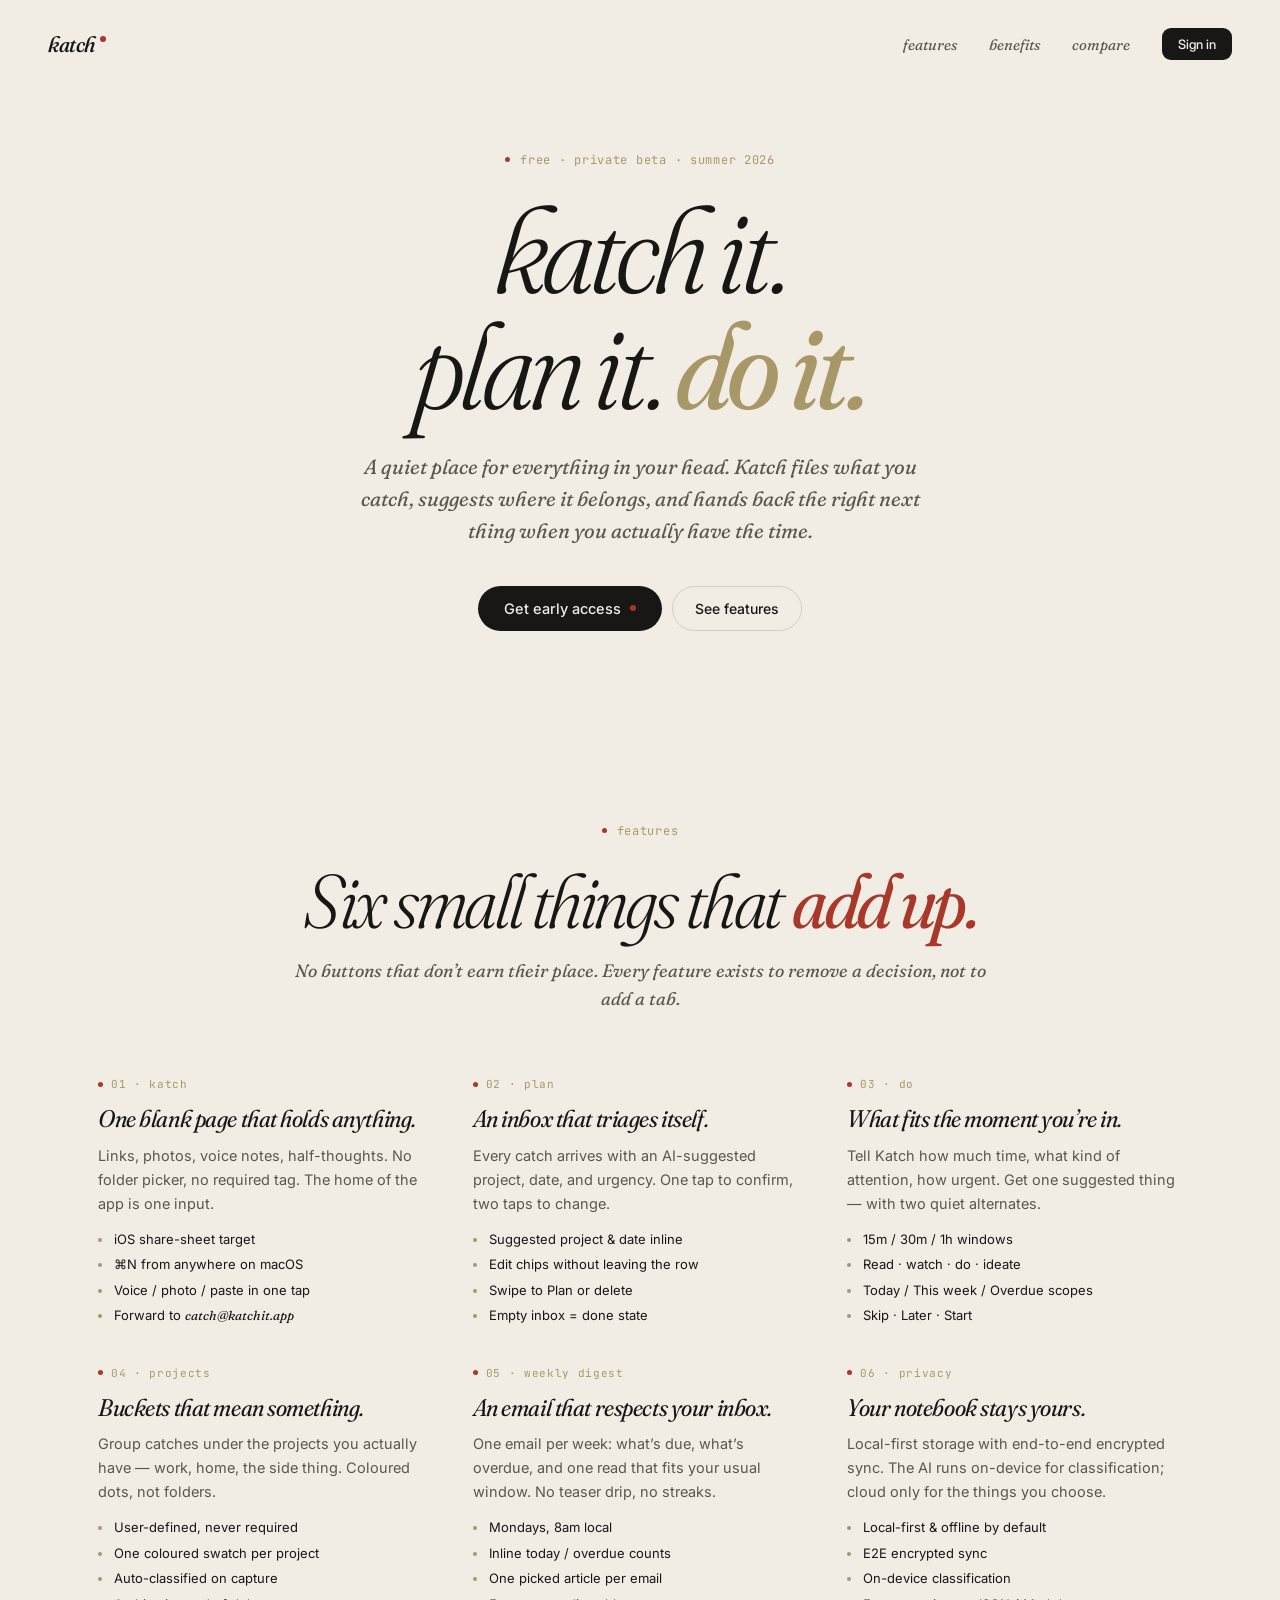
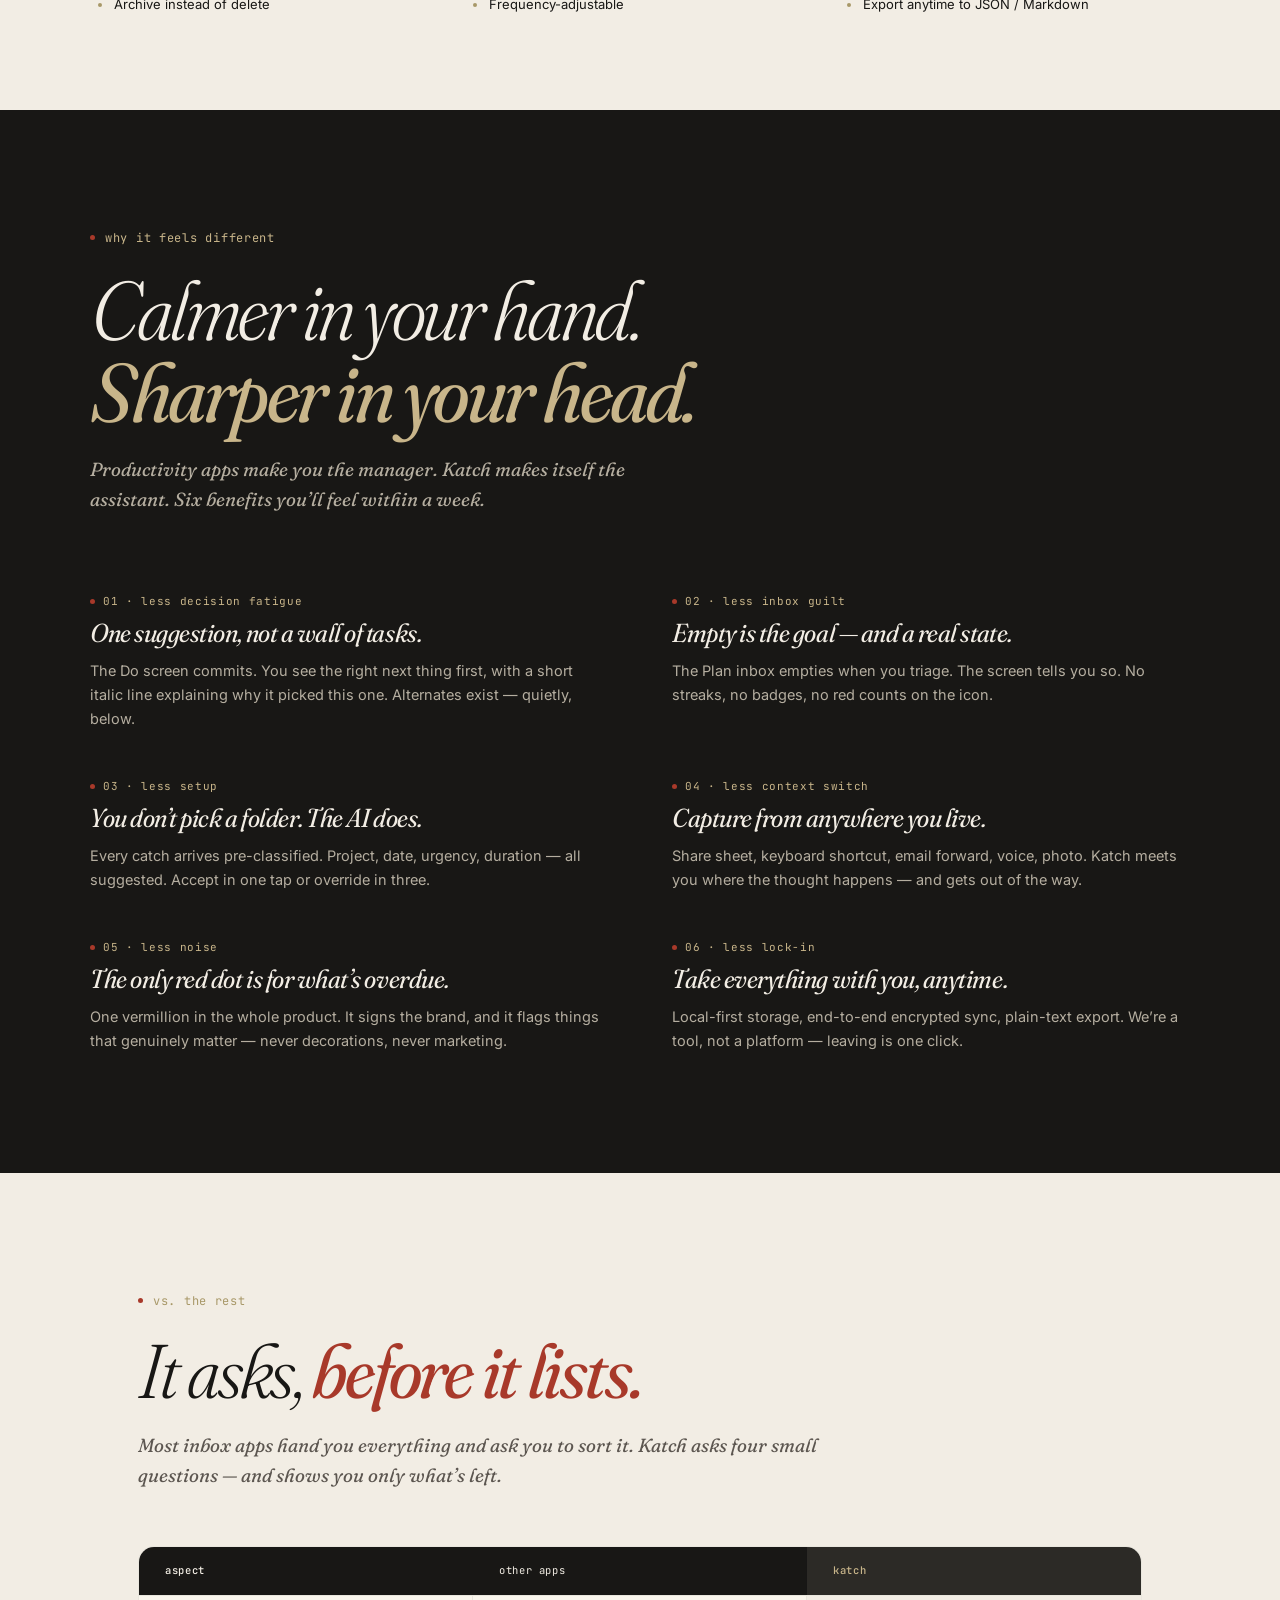
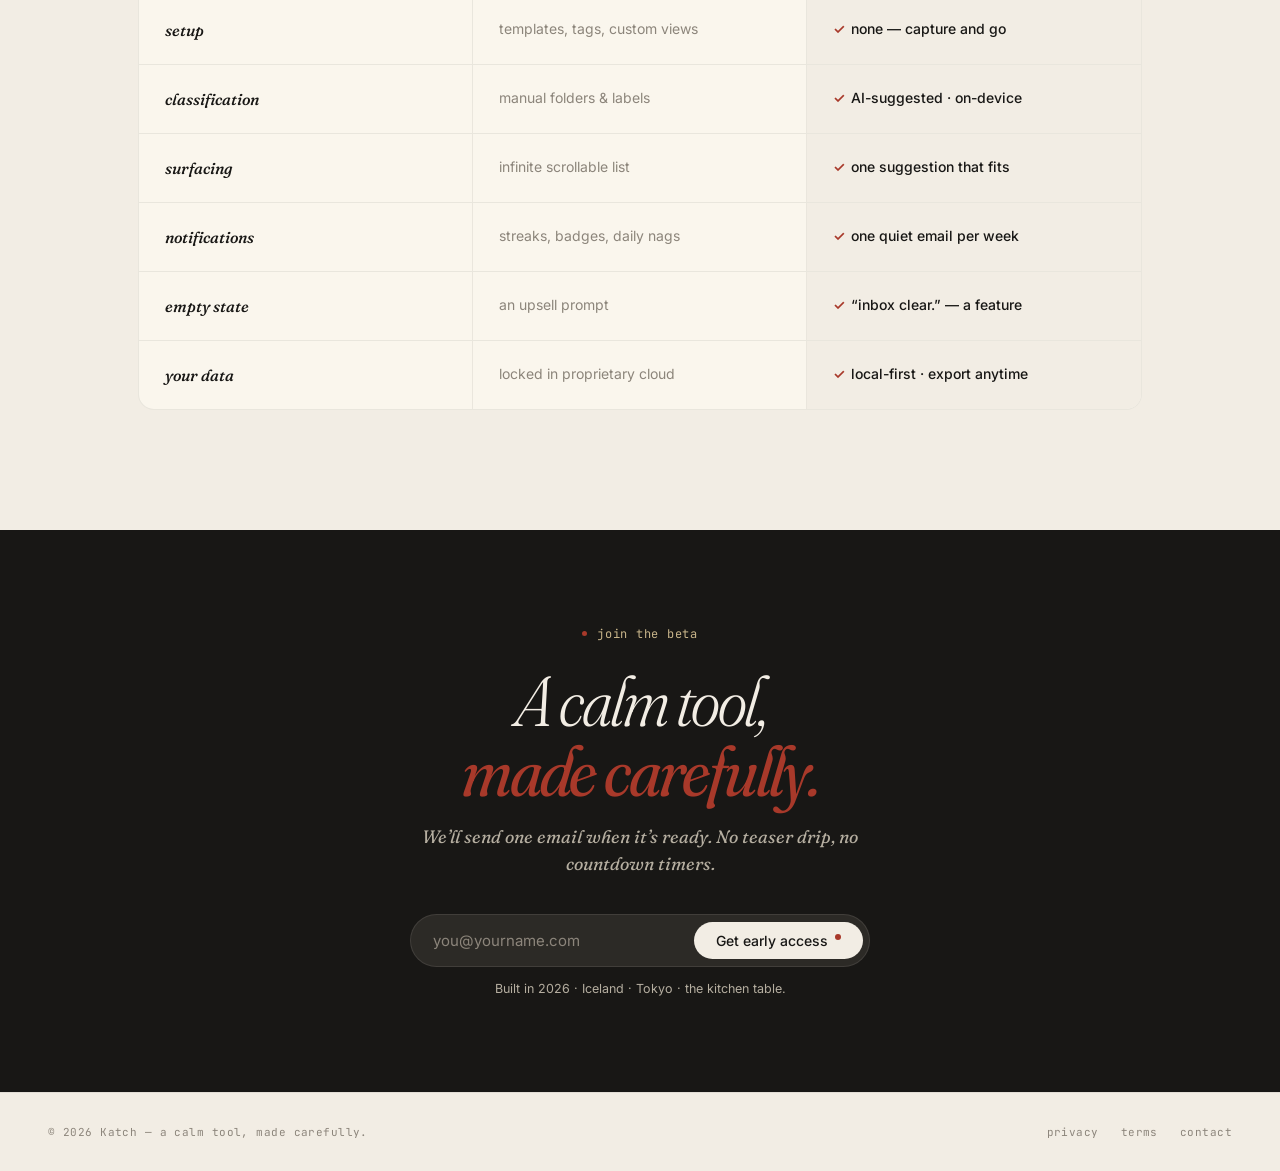
<file: index.html>
<!doctype html>
<html lang="en">
<head>
  <meta charset="utf-8" />
  <meta name="viewport" content="width=device-width,initial-scale=1" />
  <title>Katch — a calm tool, made carefully.</title>
  <meta name="description" content="A quiet place for everything in your head. Katch files what you catch, suggests where it belongs, and hands back the right next thing when you actually have the time." />

  <link rel="icon" type="image/svg+xml" href="/favicon.svg" />
  <link rel="icon" type="image/png" sizes="32x32" href="/favicon.png" />
  <link rel="canonical" href="https://getkatchapp.com/" />

  <meta property="og:type" content="website" />
  <meta property="og:title" content="Katch — a calm tool, made carefully." />
  <meta property="og:description" content="Not a task manager. A calm place to catch what's on your mind — and let the app hand back the right next thing." />
  <meta property="og:url" content="https://getkatchapp.com/" />

  <link rel="stylesheet" href="/styles.css" />

  <!-- Form detection: Netlify scrapes a static HTML form at deploy time so
       the runtime form below can POST to it. Hidden from users. -->
  <form name="early-access" netlify hidden>
    <input type="email" name="email" />
  </form>
</head>
<body class="page">

  <nav class="nav">
    <a class="wm" href="#">katch</a>
    <div class="links">
      <a href="#features">features</a>
      <a href="#benefits">benefits</a>
      <a href="#compare">compare</a>
      <a class="signin" href="https://app.getkatchapp.com/login">Sign in</a>
    </div>
  </nav>

  <!-- HERO -->
  <section class="hero">
    <div class="eyebrow">free &middot; private beta &middot; summer 2026</div>
    <h1 class="heroH">katch it.<br />plan it. <span class="em">do it.</span></h1>
    <p class="lead">
      A quiet place for everything in your head. Katch files what you catch,
      suggests where it belongs, and hands back the right next thing when
      you actually have the time.
    </p>
    <div class="ctaPair">
      <a class="btnPrimary" href="#cta">Get early access</a>
      <a class="btnSecondary" href="#features">See features</a>
    </div>
  </section>

  <!-- FEATURES -->
  <section class="features" id="features">
    <div class="featuresHead">
      <div class="eyebrow">features</div>
      <h2 class="featuresH2">Six small things that <span class="emSeal">add up.</span></h2>
      <p class="featuresLead">No buttons that don&rsquo;t earn their place. Every feature exists to remove a decision, not to add a tab.</p>
    </div>

    <div class="featureGrid">
      <div class="feature">
        <div class="featN">01 &middot; katch</div>
        <h3 class="featH">One blank page that holds anything.</h3>
        <p class="featP">Links, photos, voice notes, half-thoughts. No folder picker, no required tag. The home of the app is one input.</p>
        <ul class="featList">
          <li>iOS share-sheet target</li>
          <li>&#8984;N from anywhere on macOS</li>
          <li>Voice / photo / paste in one tap</li>
          <li>Forward to <em>catch@katchit.app</em></li>
        </ul>
      </div>
      <div class="feature">
        <div class="featN">02 &middot; plan</div>
        <h3 class="featH">An inbox that triages itself.</h3>
        <p class="featP">Every catch arrives with an AI-suggested project, date, and urgency. One tap to confirm, two taps to change.</p>
        <ul class="featList">
          <li>Suggested project &amp; date inline</li>
          <li>Edit chips without leaving the row</li>
          <li>Swipe to Plan or delete</li>
          <li>Empty inbox = done state</li>
        </ul>
      </div>
      <div class="feature">
        <div class="featN">03 &middot; do</div>
        <h3 class="featH">What fits the moment you&rsquo;re in.</h3>
        <p class="featP">Tell Katch how much time, what kind of attention, how urgent. Get one suggested thing &mdash; with two quiet alternates.</p>
        <ul class="featList">
          <li>15m / 30m / 1h windows</li>
          <li>Read &middot; watch &middot; do &middot; ideate</li>
          <li>Today / This week / Overdue scopes</li>
          <li>Skip &middot; Later &middot; Start</li>
        </ul>
      </div>
      <div class="feature">
        <div class="featN">04 &middot; projects</div>
        <h3 class="featH">Buckets that mean something.</h3>
        <p class="featP">Group catches under the projects you actually have &mdash; work, home, the side thing. Coloured dots, not folders.</p>
        <ul class="featList">
          <li>User-defined, never required</li>
          <li>One coloured swatch per project</li>
          <li>Auto-classified on capture</li>
          <li>Archive instead of delete</li>
        </ul>
      </div>
      <div class="feature">
        <div class="featN">05 &middot; weekly digest</div>
        <h3 class="featH">An email that respects your inbox.</h3>
        <p class="featP">One email per week: what&rsquo;s due, what&rsquo;s overdue, and one read that fits your usual window. No teaser drip, no streaks.</p>
        <ul class="featList">
          <li>Mondays, 8am local</li>
          <li>Inline today / overdue counts</li>
          <li>One picked article per email</li>
          <li>Frequency-adjustable</li>
        </ul>
      </div>
      <div class="feature">
        <div class="featN">06 &middot; privacy</div>
        <h3 class="featH">Your notebook stays yours.</h3>
        <p class="featP">Local-first storage with end-to-end encrypted sync. The AI runs on-device for classification; cloud only for the things you choose.</p>
        <ul class="featList">
          <li>Local-first &amp; offline by default</li>
          <li>E2E encrypted sync</li>
          <li>On-device classification</li>
          <li>Export anytime to JSON / Markdown</li>
        </ul>
      </div>
    </div>
  </section>

  <!-- INK BENEFITS -->
  <section class="ink" id="benefits">
    <div class="inkInner">
      <div class="inkHead">
        <div class="eyebrow onInk">why it feels different</div>
        <h2 class="inkH2">Calmer in your hand. <span class="emHoney">Sharper in your head.</span></h2>
        <p class="inkLead">Productivity apps make you the manager. Katch makes itself the assistant. Six benefits you&rsquo;ll feel within a week.</p>
      </div>

      <div class="benefits">
        <div class="benefit">
          <div class="benefitN">01 &middot; less decision fatigue</div>
          <h3 class="benefitH">One suggestion, not a wall of tasks.</h3>
          <p class="benefitP">The Do screen commits. You see the right next thing first, with a short italic line explaining why it picked this one. Alternates exist &mdash; quietly, below.</p>
        </div>
        <div class="benefit">
          <div class="benefitN">02 &middot; less inbox guilt</div>
          <h3 class="benefitH">Empty is the goal &mdash; and a real state.</h3>
          <p class="benefitP">The Plan inbox empties when you triage. The screen tells you so. No streaks, no badges, no red counts on the icon.</p>
        </div>
        <div class="benefit">
          <div class="benefitN">03 &middot; less setup</div>
          <h3 class="benefitH">You don&rsquo;t pick a folder. The AI does.</h3>
          <p class="benefitP">Every catch arrives pre-classified. Project, date, urgency, duration &mdash; all suggested. Accept in one tap or override in three.</p>
        </div>
        <div class="benefit">
          <div class="benefitN">04 &middot; less context switch</div>
          <h3 class="benefitH">Capture from anywhere you live.</h3>
          <p class="benefitP">Share sheet, keyboard shortcut, email forward, voice, photo. Katch meets you where the thought happens &mdash; and gets out of the way.</p>
        </div>
        <div class="benefit">
          <div class="benefitN">05 &middot; less noise</div>
          <h3 class="benefitH">The only red dot is for what&rsquo;s overdue.</h3>
          <p class="benefitP">One vermillion in the whole product. It signs the brand, and it flags things that genuinely matter &mdash; never decorations, never marketing.</p>
        </div>
        <div class="benefit">
          <div class="benefitN">06 &middot; less lock-in</div>
          <h3 class="benefitH">Take everything with you, anytime.</h3>
          <p class="benefitP">Local-first storage, end-to-end encrypted sync, plain-text export. We&rsquo;re a tool, not a platform &mdash; leaving is one click.</p>
        </div>
      </div>
    </div>
  </section>

  <!-- COMPARE -->
  <section class="compare" id="compare">
    <div class="compareHead">
      <div class="eyebrow">vs. the rest</div>
      <h2 class="compareH2">It asks, <span class="emSeal">before it lists.</span></h2>
      <p class="compareLead">Most inbox apps hand you everything and ask you to sort it. Katch asks four small questions &mdash; and shows you only what&rsquo;s left.</p>
    </div>

    <div class="cmpTable">
      <div class="cmpRow cmpHead">
        <div class="cmpCell cmpLabel cmpLabelDark">aspect</div>
        <div class="cmpCell cmpOther">other apps</div>
        <div class="cmpCell cmpUs">katch</div>
      </div>
      <div class="cmpRow">
        <div class="cmpCell cmpLabel">setup</div>
        <div class="cmpCell cmpOther">templates, tags, custom views</div>
        <div class="cmpCell cmpUs">none &mdash; capture and go</div>
      </div>
      <div class="cmpRow">
        <div class="cmpCell cmpLabel">classification</div>
        <div class="cmpCell cmpOther">manual folders &amp; labels</div>
        <div class="cmpCell cmpUs">AI-suggested &middot; on-device</div>
      </div>
      <div class="cmpRow">
        <div class="cmpCell cmpLabel">surfacing</div>
        <div class="cmpCell cmpOther">infinite scrollable list</div>
        <div class="cmpCell cmpUs">one suggestion that fits</div>
      </div>
      <div class="cmpRow">
        <div class="cmpCell cmpLabel">notifications</div>
        <div class="cmpCell cmpOther">streaks, badges, daily nags</div>
        <div class="cmpCell cmpUs">one quiet email per week</div>
      </div>
      <div class="cmpRow">
        <div class="cmpCell cmpLabel">empty state</div>
        <div class="cmpCell cmpOther">an upsell prompt</div>
        <div class="cmpCell cmpUs">&ldquo;inbox clear.&rdquo; &mdash; a feature</div>
      </div>
      <div class="cmpRow">
        <div class="cmpCell cmpLabel">your data</div>
        <div class="cmpCell cmpOther">locked in proprietary cloud</div>
        <div class="cmpCell cmpUs">local-first &middot; export anytime</div>
      </div>
    </div>
  </section>

  <!-- CLOSING CTA -->
  <section class="cta" id="cta">
    <div class="eyebrow onInk">join the beta</div>
    <h2 class="ctaH2">A calm tool,<br /><span class="emSeal">made carefully.</span></h2>
    <p class="ctaSub">We&rsquo;ll send one email when it&rsquo;s ready. No teaser drip, no countdown timers.</p>

    <form
      class="signup onInk"
      name="early-access"
      method="POST"
      data-netlify="true"
      netlify-honeypot="bot-field"
      action="/thanks.html"
    >
      <input type="hidden" name="form-name" value="early-access" />
      <p hidden><label>Leave this empty: <input name="bot-field" /></label></p>
      <input type="email" name="email" placeholder="you@yourname.com" required aria-label="Email address" />
      <button type="submit">Get early access</button>
    </form>
    <div class="formNote onInk">Built in 2026 &middot; Iceland &middot; Tokyo &middot; the kitchen table.</div>
  </section>

  <footer class="footer">
    <span>&copy; 2026 Katch &mdash; a calm tool, made carefully.</span>
    <div class="footerRight">
      <a href="/privacy.html">privacy</a>
      <a href="#">terms</a>
      <a href="mailto:hello@getkatchapp.com">contact</a>
    </div>
  </footer>

</body>
</html>
</file>
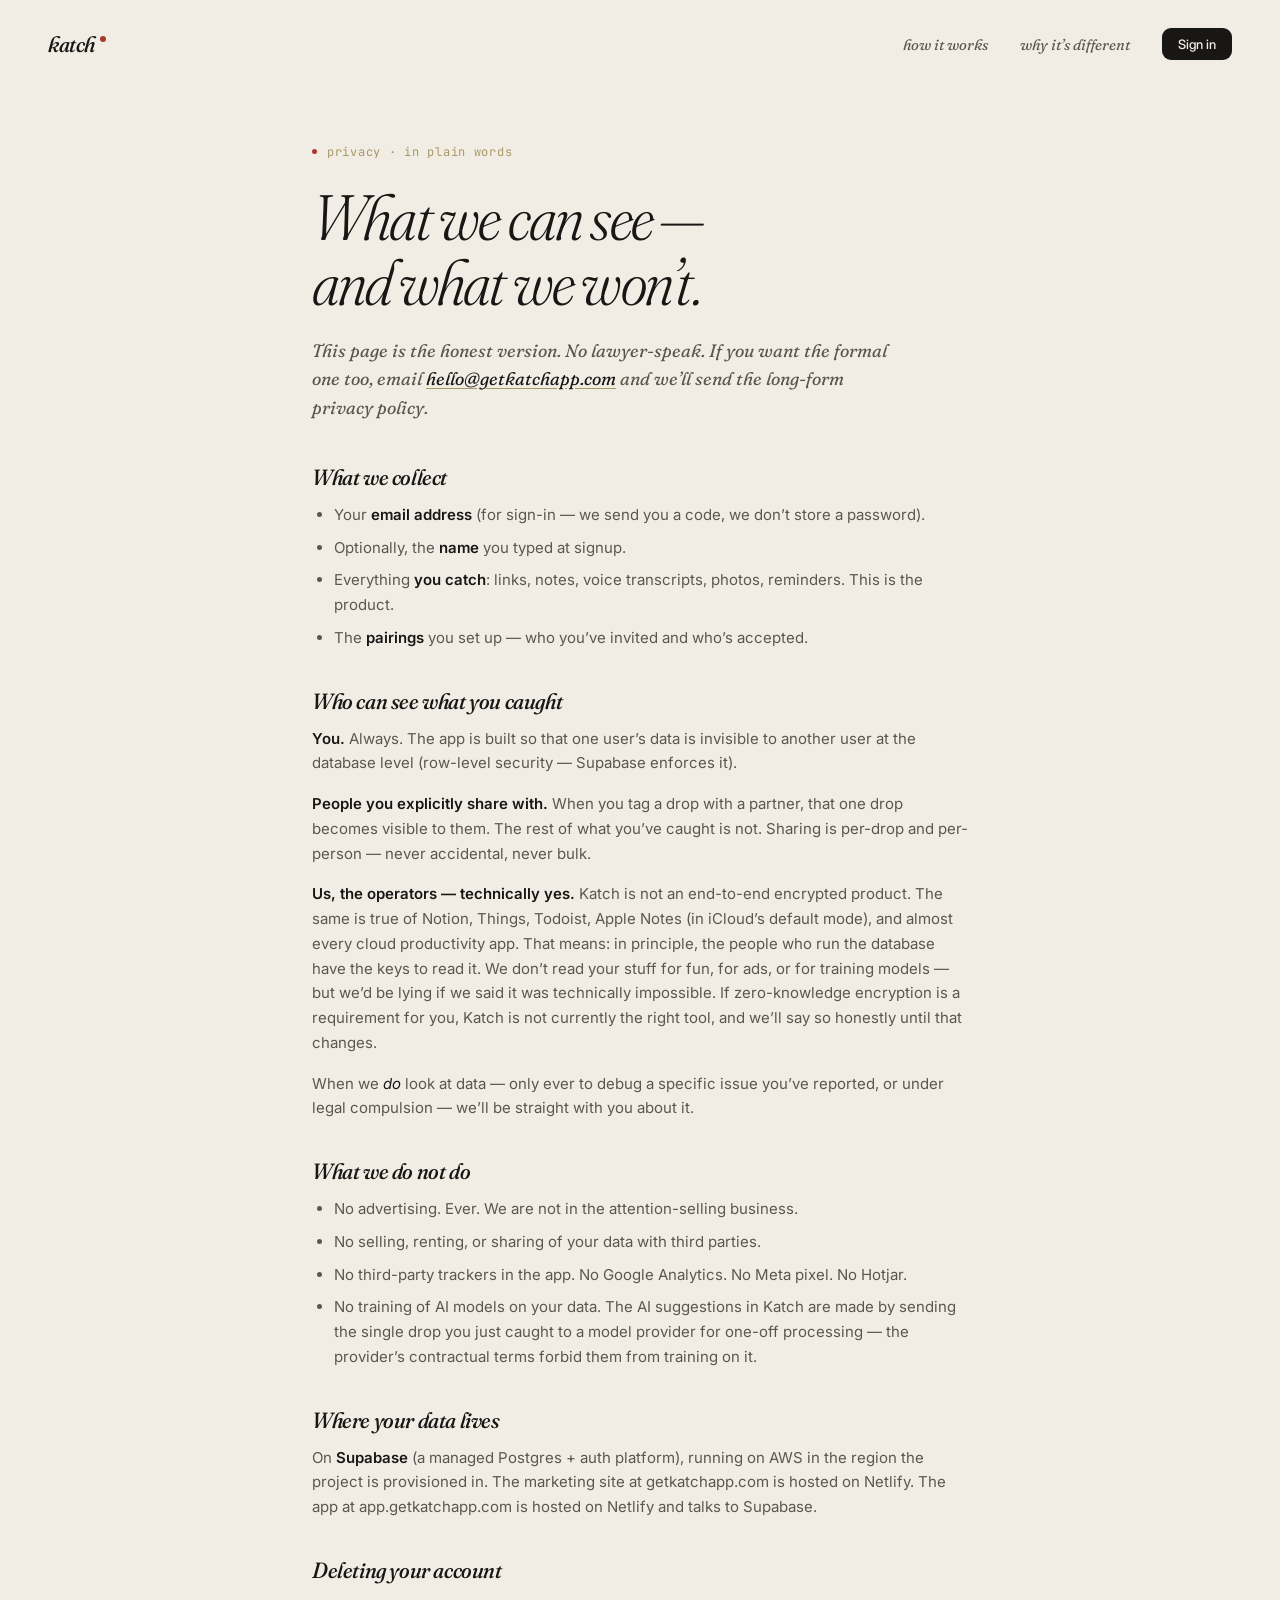
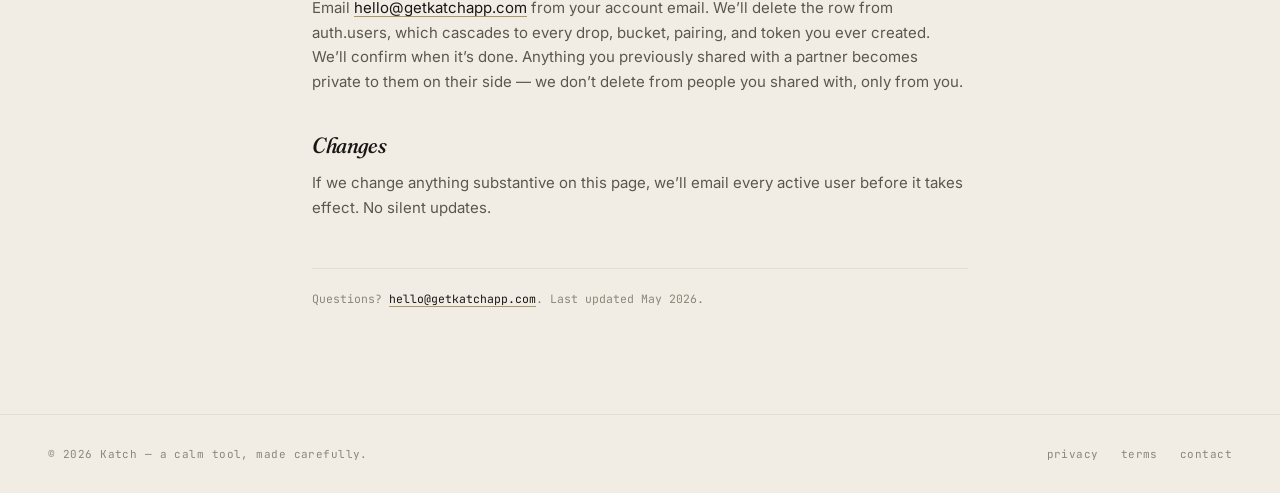
<file: privacy.html>
<!doctype html>
<html lang="en">
<head>
  <meta charset="utf-8" />
  <meta name="viewport" content="width=device-width,initial-scale=1" />
  <title>Privacy — Katch</title>
  <meta name="description" content="How Katch handles your data, what we can see, and what we won't." />
  <link rel="icon" type="image/svg+xml" href="/favicon.svg" />
  <link rel="icon" type="image/png" sizes="32x32" href="/favicon.png" />
  <link rel="stylesheet" href="/styles.css" />
</head>
<body class="page">

  <nav class="nav">
    <a class="wm" href="/">katch</a>
    <div class="links">
      <a href="/#how">how it works</a>
      <a href="/#why">why it&rsquo;s different</a>
      <a class="signin" href="https://app.getkatchapp.com/login">Sign in</a>
    </div>
  </nav>

  <main class="legal">
    <div class="legalInner">
      <div class="eyebrow">privacy &middot; in plain words</div>
      <h1 class="legalH">What we can see &mdash; and what we won&rsquo;t.</h1>
      <p class="legalLead">
        This page is the honest version. No lawyer-speak. If you want the
        formal one too, email <a href="mailto:hello@getkatchapp.com">hello@getkatchapp.com</a>
        and we&rsquo;ll send the long-form privacy policy.
      </p>

      <h2 class="legalH2">What we collect</h2>
      <ul class="legalList">
        <li>Your <strong>email address</strong> (for sign-in &mdash; we send you a code, we don&rsquo;t store a password).</li>
        <li>Optionally, the <strong>name</strong> you typed at signup.</li>
        <li>Everything <strong>you catch</strong>: links, notes, voice transcripts, photos, reminders. This is the product.</li>
        <li>The <strong>pairings</strong> you set up &mdash; who you&rsquo;ve invited and who&rsquo;s accepted.</li>
      </ul>

      <h2 class="legalH2">Who can see what you caught</h2>
      <p class="legalP">
        <strong>You.</strong> Always. The app is built so that one user&rsquo;s
        data is invisible to another user at the database level
        (row-level security &mdash; Supabase enforces it).
      </p>
      <p class="legalP">
        <strong>People you explicitly share with.</strong> When you tag a
        drop with a partner, that one drop becomes visible to them. The rest
        of what you&rsquo;ve caught is not. Sharing is per-drop and per-person
        &mdash; never accidental, never bulk.
      </p>
      <p class="legalP">
        <strong>Us, the operators &mdash; technically yes.</strong> Katch is
        not an end-to-end encrypted product. The same is true of Notion,
        Things, Todoist, Apple Notes (in iCloud&rsquo;s default mode), and
        almost every cloud productivity app. That means: in principle, the
        people who run the database have the keys to read it. We don&rsquo;t
        read your stuff for fun, for ads, or for training models &mdash; but
        we&rsquo;d be lying if we said it was technically impossible. If
        zero-knowledge encryption is a requirement for you, Katch is not
        currently the right tool, and we&rsquo;ll say so honestly until that
        changes.
      </p>
      <p class="legalP">
        When we <em>do</em> look at data &mdash; only ever to debug a specific
        issue you&rsquo;ve reported, or under legal compulsion &mdash;
        we&rsquo;ll be straight with you about it.
      </p>

      <h2 class="legalH2">What we do not do</h2>
      <ul class="legalList">
        <li>No advertising. Ever. We are not in the attention-selling business.</li>
        <li>No selling, renting, or sharing of your data with third parties.</li>
        <li>No third-party trackers in the app. No Google Analytics. No Meta pixel. No Hotjar.</li>
        <li>No training of AI models on your data. The AI suggestions in Katch are made by sending the single drop you just caught to a model provider for one-off processing &mdash; the provider&rsquo;s contractual terms forbid them from training on it.</li>
      </ul>

      <h2 class="legalH2">Where your data lives</h2>
      <p class="legalP">
        On <strong>Supabase</strong> (a managed Postgres + auth platform),
        running on AWS in the region the project is provisioned in. The
        marketing site at getkatchapp.com is hosted on Netlify. The app at
        app.getkatchapp.com is hosted on Netlify and talks to Supabase.
      </p>

      <h2 class="legalH2">Deleting your account</h2>
      <p class="legalP">
        Email <a href="mailto:hello@getkatchapp.com">hello@getkatchapp.com</a>
        from your account email. We&rsquo;ll delete the row from auth.users,
        which cascades to every drop, bucket, pairing, and token you ever
        created. We&rsquo;ll confirm when it&rsquo;s done. Anything you
        previously shared with a partner becomes private to them on their
        side &mdash; we don&rsquo;t delete from people you shared with, only
        from you.
      </p>

      <h2 class="legalH2">Changes</h2>
      <p class="legalP">
        If we change anything substantive on this page, we&rsquo;ll email
        every active user before it takes effect. No silent updates.
      </p>

      <p class="legalFoot">
        Questions? <a href="mailto:hello@getkatchapp.com">hello@getkatchapp.com</a>.
        Last updated May 2026.
      </p>
    </div>
  </main>

  <footer class="footer">
    <span>&copy; 2026 Katch &mdash; a calm tool, made carefully.</span>
    <div class="footerRight">
      <a href="/privacy.html">privacy</a>
      <a href="#">terms</a>
      <a href="mailto:hello@getkatchapp.com">contact</a>
    </div>
  </footer>

</body>
</html>
</file>
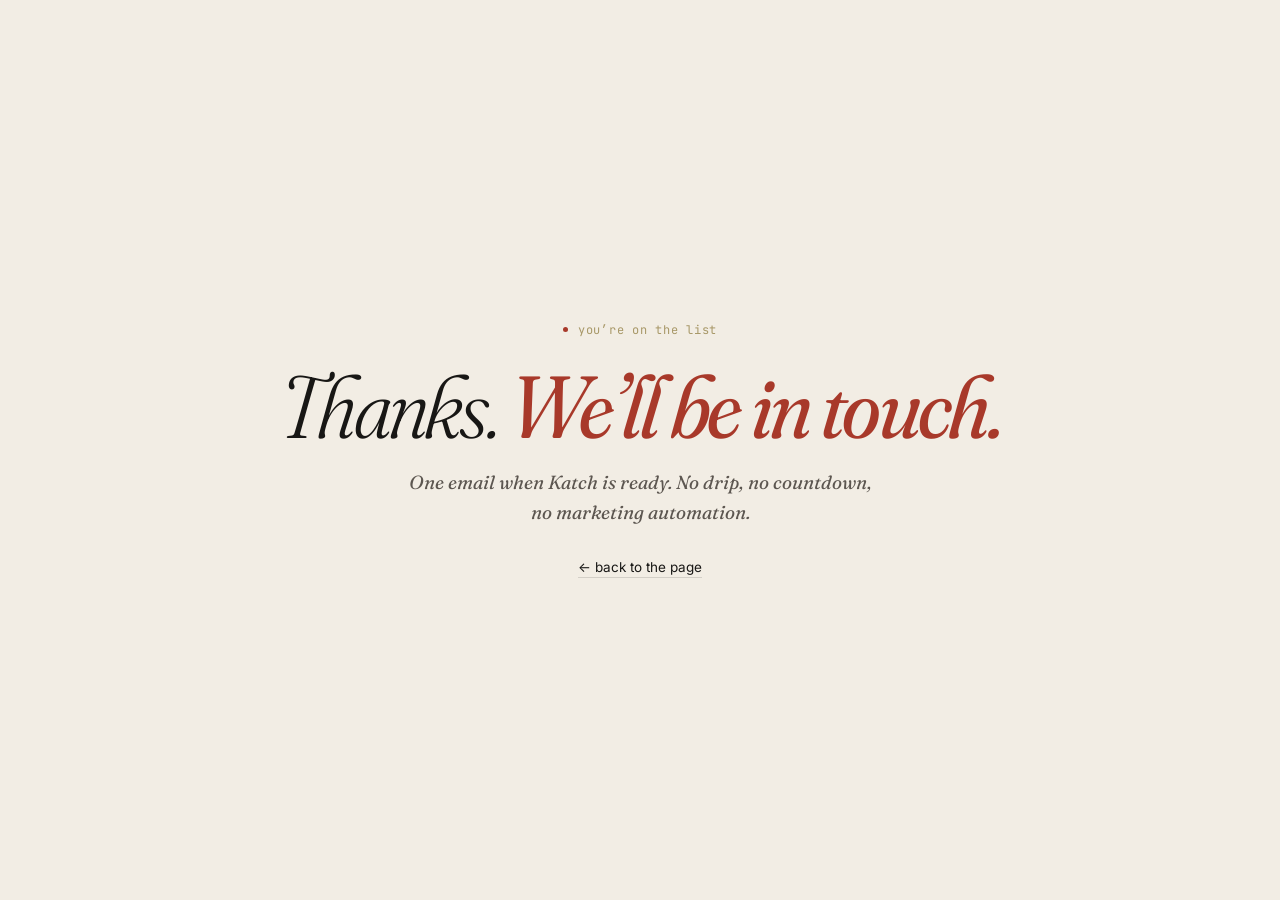
<file: thanks.html>
<!doctype html>
<html lang="en">
<head>
  <meta charset="utf-8" />
  <meta name="viewport" content="width=device-width,initial-scale=1" />
  <title>Thanks — Katch</title>
  <meta name="robots" content="noindex" />
  <link rel="stylesheet" href="/styles.css" />
</head>
<body class="page">
  <main class="thanks">
    <div class="eyebrow">you&rsquo;re on the list</div>
    <h1 class="thanksH">Thanks. <span class="emSeal">We&rsquo;ll be in touch.</span></h1>
    <p class="thanksP">One email when Katch is ready. No drip, no countdown, no marketing automation.</p>
    <a class="thanksBack" href="/">&larr; back to the page</a>
  </main>
</body>
</html>
</file>
<file: styles.css>
@import url('https://fonts.googleapis.com/css2?family=Fraunces:opsz,wght,SOFT@9..144,300..700,0..100&family=Inter:wght@400;500;600&family=JetBrains+Mono:wght@400;500&display=swap');

.page {
  --paper:        #F2EDE4;
  --paper-card:   #FAF6ED;
  --paper-edge:   #E8E2D5;
  --ink:          #181715;
  --ink-2:        #2C2A26;
  --ink-soft:     #5C5650;
  --ink-mute:     #8C857B;
  --ink-faint:    #B5AEA0;
  --honey:        #C8B58A;
  --honey-deep:   #A89868;
  --honey-soft:   #E8DEC5;
  --seal:         #A8392A;
  --line:         rgba(24, 23, 21, 0.07);
  --line-mid:     rgba(24, 23, 21, 0.14);
  --line-on-ink:  rgba(242, 237, 228, 0.10);

  background: var(--paper);
  color: var(--ink);
  font-family: 'Inter', system-ui, sans-serif;
  -webkit-font-smoothing: antialiased;
  margin: 0;
}

.page * { box-sizing: border-box; }

/* NAV */
.nav {
  display: flex; align-items: center; justify-content: space-between;
  padding: 28px 48px;
  max-width: 1320px; margin: 0 auto;
}
.wm {
  font-family: 'Fraunces', Georgia, serif;
  font-style: italic;
  font-size: 22px; font-weight: 500;
  letter-spacing: -0.022em;
  font-variation-settings: "opsz" 80, "SOFT" 40;
  display: inline-flex; align-items: center; gap: 5px;
  line-height: 1; color: var(--ink); text-decoration: none;
}
.wm::after {
  content: ""; display: inline-block;
  width: 6px; height: 6px; border-radius: 50%;
  background: var(--seal);
  margin-bottom: 11px;
}
.links { display: flex; gap: 32px; align-items: center; }
.links a {
  font-family: 'Fraunces', Georgia, serif;
  font-style: italic;
  font-size: 15px;
  color: var(--ink-soft); text-decoration: none;
  font-variation-settings: "opsz" 36, "SOFT" 60;
}
.links a:hover { color: var(--ink); }
.signin {
  background: var(--ink); color: var(--paper) !important;
  padding: 8px 16px; border-radius: 9px;
  font-family: 'Inter', sans-serif !important;
  font-size: 13px !important; font-weight: 500;
  font-style: normal !important;
}

/* HERO */
.hero {
  padding: 64px 32px 96px;
  text-align: center;
  display: flex; flex-direction: column; align-items: center;
}
.eyebrow {
  font-family: 'JetBrains Mono', monospace;
  font-size: 12px; color: var(--honey-deep);
  letter-spacing: 0.06em;
  margin-bottom: 24px;
}
.eyebrow::before {
  content: ""; display: inline-block;
  width: 5px; height: 5px; border-radius: 50%;
  background: var(--seal);
  margin-right: 10px; margin-bottom: 2px;
  vertical-align: middle;
}
.onInk.eyebrow, .eyebrow.onInk { color: var(--honey); }

.heroH {
  font-family: 'Fraunces', Georgia, serif;
  font-style: italic;
  font-size: clamp(58px, 9.5vw, 130px);
  font-weight: 300;
  font-variation-settings: "opsz" 144, "SOFT" 50;
  letter-spacing: -0.035em;
  line-height: 0.95;
  margin: 0 0 28px;
  max-width: 14ch;
  text-wrap: balance;
}
.em { color: var(--honey-deep); font-weight: 400; font-style: italic; }
.emHoney { color: var(--honey); font-weight: 400; font-style: italic; }
.emSeal { color: var(--seal); font-weight: 400; font-style: italic; }

.lead {
  font-family: 'Fraunces', Georgia, serif;
  font-style: italic;
  font-size: clamp(17px, 1.6vw, 21px);
  line-height: 1.55;
  color: var(--ink-soft);
  max-width: 580px;
  margin: 0 0 40px;
  font-variation-settings: "opsz" 36, "SOFT" 60;
}

/* HERO CTA PAIR */
.ctaPair { display: inline-flex; gap: 10px; flex-wrap: wrap; justify-content: center; }
.btnPrimary {
  background: var(--ink); color: var(--paper);
  border: 0; cursor: pointer;
  padding: 13px 26px;
  border-radius: 999px;
  font-family: 'Inter', sans-serif;
  font-size: 14.5px; font-weight: 500;
  display: inline-flex; align-items: center; gap: 9px;
  text-decoration: none;
}
.btnPrimary::after {
  content: ""; display: inline-block;
  width: 6px; height: 6px; border-radius: 50%;
  background: var(--seal);
  margin-bottom: 2px;
}
.btnSecondary {
  background: transparent; color: var(--ink);
  border: 1px solid var(--line-mid);
  padding: 13px 22px;
  border-radius: 999px;
  font-family: 'Inter', sans-serif;
  font-size: 14px; font-weight: 500;
  text-decoration: none;
}
.btnSecondary:hover { border-color: var(--ink); }

/* FEATURES (paper grid) */
.features {
  padding: 96px 48px;
  max-width: 1180px;
  margin: 0 auto;
}
.featuresHead { max-width: 720px; margin: 0 auto 64px; text-align: center; }
.featuresH2 {
  font-family: 'Fraunces', Georgia, serif;
  font-style: italic;
  font-weight: 300;
  font-size: clamp(44px, 6vw, 76px);
  font-variation-settings: "opsz" 144, "SOFT" 50;
  letter-spacing: -0.03em; line-height: 1;
  margin: 0 0 18px;
  text-wrap: balance;
}
.featuresLead {
  font-family: 'Fraunces', Georgia, serif;
  font-style: italic;
  font-size: 18px; color: var(--ink-soft);
  margin: 0; line-height: 1.55;
  font-variation-settings: "opsz" 36, "SOFT" 60;
}
.featureGrid {
  display: grid;
  grid-template-columns: repeat(3, 1fr);
  gap: 40px;
}
.featN {
  font-family: 'JetBrains Mono', monospace;
  font-size: 11px; color: var(--honey-deep);
  letter-spacing: 0.06em;
  margin-bottom: 14px;
}
.featN::before {
  content: ""; display: inline-block;
  width: 5px; height: 5px; border-radius: 50%;
  background: var(--seal);
  margin-right: 8px; vertical-align: middle; margin-bottom: 2px;
}
.featH {
  font-family: 'Fraunces', Georgia, serif;
  font-style: italic;
  font-weight: 400;
  font-size: 24px;
  letter-spacing: -0.018em;
  line-height: 1.2;
  margin: 0 0 10px;
  font-variation-settings: "opsz" 80, "SOFT" 40;
}
.featP {
  font-size: 14.5px; line-height: 1.65;
  color: var(--ink-soft); margin: 0 0 14px;
}
.featList {
  list-style: none; padding: 0; margin: 0;
  display: flex; flex-direction: column; gap: 6px;
}
.featList li {
  font-family: 'Inter', sans-serif;
  font-size: 13px; color: var(--ink);
  padding-left: 16px; position: relative;
  line-height: 1.5;
}
.featList li::before {
  content: ""; position: absolute;
  left: 0; top: 8px;
  width: 4px; height: 4px; border-radius: 50%;
  background: var(--honey-deep);
}
.featList em {
  font-family: 'Fraunces', Georgia, serif;
  font-style: italic;
  color: var(--ink);
}

/* INK BENEFITS */
.ink {
  background: var(--ink); color: var(--paper);
  padding: 120px 48px;
}
.inkInner { max-width: 1100px; margin: 0 auto; }
.inkHead { margin-bottom: 80px; max-width: 720px; }
.inkH2 {
  font-family: 'Fraunces', Georgia, serif;
  font-style: italic;
  font-weight: 300;
  font-size: clamp(48px, 6.5vw, 84px);
  font-variation-settings: "opsz" 144, "SOFT" 50;
  letter-spacing: -0.03em; line-height: 0.98;
  margin: 0 0 22px; color: var(--paper);
  text-wrap: balance;
}
.inkLead {
  font-family: 'Fraunces', Georgia, serif;
  font-style: italic;
  font-size: 19px; line-height: 1.55;
  color: var(--ink-faint);
  max-width: 580px; margin: 0;
  font-variation-settings: "opsz" 36, "SOFT" 60;
}

.benefits {
  display: grid;
  grid-template-columns: 1fr 1fr;
  gap: 48px 64px;
}
.benefitN {
  font-family: 'JetBrains Mono', monospace;
  font-size: 11px; color: var(--honey);
  letter-spacing: 0.06em;
  margin-bottom: 10px;
}
.benefitN::before {
  content: ""; display: inline-block;
  width: 5px; height: 5px; border-radius: 50%;
  background: var(--seal);
  margin-right: 8px; vertical-align: middle; margin-bottom: 2px;
}
.benefitH {
  font-family: 'Fraunces', Georgia, serif;
  font-style: italic;
  font-weight: 400;
  font-size: 26px;
  letter-spacing: -0.018em;
  line-height: 1.2;
  margin: 0 0 10px;
  color: var(--paper);
  font-variation-settings: "opsz" 80, "SOFT" 40;
}
.benefitP {
  font-size: 14.5px; line-height: 1.65;
  color: var(--ink-faint); margin: 0;
}

/* COMPARE TABLE */
.compare {
  padding: 120px 48px;
  max-width: 1100px; margin: 0 auto;
}
.compareHead { margin-bottom: 56px; max-width: 720px; }
.compareH2 {
  font-family: 'Fraunces', Georgia, serif;
  font-style: italic;
  font-weight: 300;
  font-size: clamp(44px, 6vw, 76px);
  font-variation-settings: "opsz" 144, "SOFT" 50;
  letter-spacing: -0.03em; line-height: 1;
  margin: 0 0 22px;
  text-wrap: balance;
}
.compareLead {
  font-family: 'Fraunces', Georgia, serif;
  font-style: italic;
  font-size: 19px; color: var(--ink-soft);
  margin: 0; line-height: 1.55;
  font-variation-settings: "opsz" 36, "SOFT" 60;
}
.cmpTable {
  background: var(--paper-card);
  border: 1px solid var(--line);
  border-radius: 16px;
  overflow: hidden;
}
.cmpRow {
  display: grid;
  grid-template-columns: 1fr 1fr 1fr;
  align-items: stretch;
}
.cmpRow + .cmpRow { border-top: 1px solid var(--line); }
.cmpCell {
  padding: 22px 26px;
  font-size: 14px; line-height: 1.5;
  color: var(--ink-soft);
}
.cmpRow.cmpHead .cmpCell {
  background: var(--ink); color: var(--paper);
  padding: 16px 26px;
  font-family: 'JetBrains Mono', monospace;
  font-size: 10.5px; letter-spacing: 0.06em;
  text-transform: lowercase;
}
.cmpRow.cmpHead .cmpCell.cmpUs {
  background: var(--ink-2); color: var(--honey);
}
.cmpRow.cmpHead .cmpCell.cmpLabelDark {
  background: var(--ink); color: var(--paper);
  font-family: 'JetBrains Mono', monospace;
  font-style: normal;
  border-right: 0;
}
.cmpRow .cmpLabel {
  font-family: 'Fraunces', Georgia, serif;
  font-style: italic;
  font-size: 16px; font-weight: 500;
  color: var(--ink);
  border-right: 1px solid var(--line);
  font-variation-settings: "opsz" 36, "SOFT" 40;
}
.cmpRow .cmpOther {
  color: var(--ink-mute);
  border-right: 1px solid var(--line);
}
.cmpRow .cmpUs {
  background: var(--paper);
  color: var(--ink);
  font-weight: 500;
}
.cmpRow:not(.cmpHead) .cmpUs::before {
  content: "\2713  ";
  color: var(--seal);
  font-weight: 600;
  margin-right: 2px;
}

/* CLOSING CTA */
.cta {
  background: var(--ink); color: var(--paper);
  padding: 96px 48px;
  text-align: center;
  display: flex; flex-direction: column; align-items: center;
}
.ctaH2 {
  font-family: 'Fraunces', Georgia, serif;
  font-style: italic;
  font-weight: 300;
  font-size: clamp(42px, 5.5vw, 72px);
  font-variation-settings: "opsz" 144, "SOFT" 50;
  letter-spacing: -0.03em; line-height: 1;
  margin: 0 0 16px; color: var(--paper);
  text-wrap: balance;
}
.ctaSub {
  font-family: 'Fraunces', Georgia, serif;
  font-style: italic;
  font-size: 18px;
  color: var(--ink-faint);
  max-width: 480px; margin: 0 0 36px;
  line-height: 1.55;
  font-variation-settings: "opsz" 36, "SOFT" 60;
}

/* SIGNUP FORM (closing CTA) */
.signup {
  display: flex; gap: 8px;
  background: var(--paper-card);
  border: 1px solid var(--line-mid);
  border-radius: 999px;
  padding: 6px 6px 6px 22px;
  width: 100%; max-width: 460px;
  align-items: center;
  transition: border-color .2s ease, box-shadow .2s ease;
}
.signup:focus-within {
  border-color: var(--ink);
  box-shadow: 0 0 0 4px rgba(24,23,21,0.06);
}
.signup input {
  border: 0; outline: 0; background: transparent;
  flex: 1; min-width: 0;
  font-family: 'Inter', sans-serif;
  font-size: 15px; color: var(--ink);
  padding: 10px 0;
}
.signup input::placeholder { color: var(--ink-faint); }
.signup button {
  background: var(--ink); color: var(--paper);
  border: 0; cursor: pointer;
  padding: 10px 22px;
  border-radius: 999px;
  font-family: 'Inter', sans-serif;
  font-size: 14px; font-weight: 500;
  display: inline-flex; align-items: center; gap: 7px;
  white-space: nowrap;
}
.signup button::after {
  content: ""; display: inline-block;
  width: 6px; height: 6px; border-radius: 50%;
  background: var(--seal);
  margin-bottom: 7px;
}
.signup.onInk {
  background: var(--ink-2);
  border-color: var(--line-on-ink);
}
.signup.onInk input { color: var(--paper); }
.signup.onInk input::placeholder { color: var(--ink-mute); }
.signup.onInk button {
  background: var(--paper); color: var(--ink);
}
.formNote {
  font-family: 'Inter', sans-serif;
  font-size: 12.5px; color: var(--ink-mute);
  margin-top: 14px;
}
.formNote.onInk { color: var(--ink-faint); }

/* FOOTER */
.footer {
  padding: 32px 48px;
  border-top: 1px solid var(--line);
  display: flex; align-items: center; justify-content: space-between;
  font-family: 'JetBrains Mono', monospace;
  font-size: 11px; color: var(--ink-mute);
  letter-spacing: 0.04em;
  max-width: 1320px; margin: 0 auto;
}
.footerRight { display: flex; gap: 22px; }
.footer a { color: var(--ink-mute); text-decoration: none; }
.footer a:hover { color: var(--ink); }

/* THANKS PAGE */
.thanks {
  min-height: 100dvh;
  display: flex; flex-direction: column; align-items: center; justify-content: center;
  padding: 48px 24px; text-align: center;
}
.thanksH {
  font-family: 'Fraunces', Georgia, serif;
  font-style: italic;
  font-weight: 300;
  font-size: clamp(44px, 7vw, 88px);
  font-variation-settings: "opsz" 144, "SOFT" 50;
  letter-spacing: -0.03em; line-height: 1;
  margin: 0 0 18px; max-width: 16ch;
  text-wrap: balance;
}
.thanksP {
  font-family: 'Fraunces', Georgia, serif;
  font-style: italic;
  font-size: 19px;
  color: var(--ink-soft); max-width: 480px;
  margin: 0 0 32px; line-height: 1.55;
}
.thanksBack {
  font-family: 'Inter', sans-serif;
  font-size: 13.5px; color: var(--ink);
  text-decoration: none;
  border-bottom: 1px solid var(--line-mid);
  padding-bottom: 2px;
}

/* LEGAL PAGE */
.legal {
  padding: 56px 32px 96px;
  max-width: 720px;
  margin: 0 auto;
}
.legalH {
  font-family: 'Fraunces', Georgia, serif;
  font-style: italic;
  font-weight: 300;
  font-size: clamp(40px, 6vw, 64px);
  font-variation-settings: "opsz" 144, "SOFT" 50;
  letter-spacing: -0.028em;
  line-height: 1.02;
  margin: 14px 0 22px;
  text-wrap: balance;
}
.legalLead {
  font-family: 'Fraunces', Georgia, serif;
  font-style: italic;
  font-size: 18px;
  line-height: 1.6;
  color: var(--ink-soft);
  margin: 0 0 40px;
  max-width: 580px;
  font-variation-settings: "opsz" 36, "SOFT" 60;
}
.legalH2 {
  font-family: 'Fraunces', Georgia, serif;
  font-style: italic;
  font-weight: 500;
  font-size: 22px;
  font-variation-settings: "opsz" 80, "SOFT" 40;
  letter-spacing: -0.018em;
  margin: 36px 0 12px;
  color: var(--ink);
}
.legalP, .legalList {
  font-family: 'Inter', sans-serif;
  font-size: 15px;
  line-height: 1.65;
  color: var(--ink-soft);
  margin: 0 0 16px;
}
.legalList { padding-left: 22px; }
.legalList li { margin-bottom: 8px; }
.legalList strong, .legalP strong {
  color: var(--ink); font-weight: 600;
}
.legalP em { font-style: italic; color: var(--ink); }
.legalFoot {
  margin-top: 48px;
  padding-top: 22px;
  border-top: 1px solid var(--line);
  font-family: 'JetBrains Mono', monospace;
  font-size: 11.5px;
  color: var(--ink-mute);
}
.legal a {
  color: var(--ink);
  text-decoration: underline;
  text-decoration-color: var(--honey-deep);
  text-underline-offset: 3px;
}
.legal a:hover { color: var(--seal); }

/* RESPONSIVE */
@media (max-width: 980px) {
  .featureGrid { grid-template-columns: repeat(2, 1fr); gap: 36px; }
}
@media (max-width: 840px) {
  .nav { padding: 22px 24px; }
  .links a:not(.signin) { display: none; }
  .hero { padding: 40px 24px 72px; }
  .features, .ink, .compare, .cta { padding-left: 24px; padding-right: 24px; }
  .features, .compare { padding-top: 72px; padding-bottom: 72px; }
  .ink, .cta { padding-top: 80px; padding-bottom: 80px; }
  .inkHead { margin-bottom: 48px; }
  .featureGrid { grid-template-columns: 1fr; gap: 40px; }
  .benefits { grid-template-columns: 1fr; gap: 40px; }
  .cmpRow { grid-template-columns: 1fr; }
  .cmpRow .cmpLabel,
  .cmpRow .cmpOther { border-right: 0; border-bottom: 1px solid var(--line); }
  .footer { padding: 22px 24px; flex-direction: column; gap: 12px; align-items: flex-start; }
}
</file>
